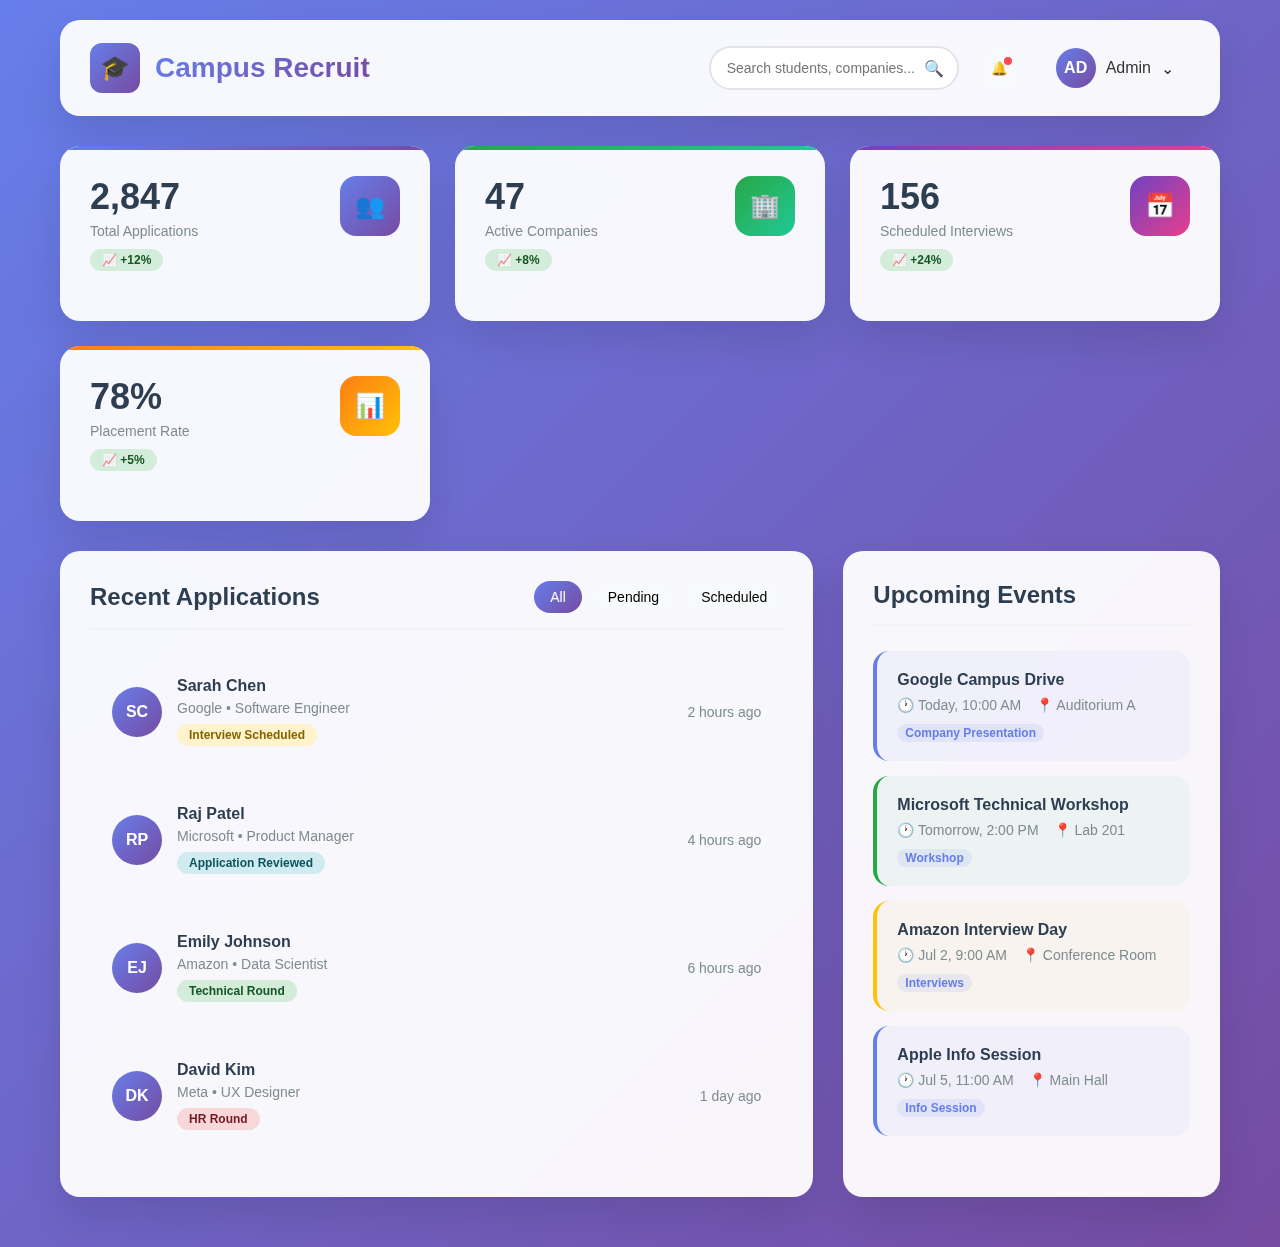
<file: dashboard.html>
<!DOCTYPE html>
<html lang="en">
<head>
    <meta charset="UTF-8">
    <meta name="viewport" content="width=device-width, initial-scale=1.0">
    <title>Campus Recruitment Dashboard</title>
    <style>
        * {
            margin: 0;
            padding: 0;
            box-sizing: border-box;
        }

        body {
            font-family: 'Segoe UI', Tahoma, Geneva, Verdana, sans-serif;
            background: linear-gradient(135deg, #667eea 0%, #764ba2 100%);
            min-height: 100vh;
            color: #333;
        }

        .container {
            max-width: 1400px;
            margin: 0 auto;
            padding: 20px;
        }

        .header {
            background: rgba(255, 255, 255, 0.95);
            backdrop-filter: blur(10px);
            border-radius: 20px;
            padding: 20px 30px;
            margin-bottom: 30px;
            box-shadow: 0 20px 40px rgba(0, 0, 0, 0.1);
            display: flex;
            justify-content: space-between;
            align-items: center;
            animation: slideDown 0.6s ease-out;
        }

        @keyframes slideDown {
            from {
                opacity: 0;
                transform: translateY(-30px);
            }
            to {
                opacity: 1;
                transform: translateY(0);
            }
        }

        .logo {
            display: flex;
            align-items: center;
            gap: 15px;
        }

        .logo-icon {
            width: 50px;
            height: 50px;
            background: linear-gradient(135deg, #667eea, #764ba2);
            border-radius: 12px;
            display: flex;
            align-items: center;
            justify-content: center;
            color: white;
            font-size: 24px;
            font-weight: bold;
        }

        .logo h1 {
            font-size: 28px;
            background: linear-gradient(135deg, #667eea, #764ba2);
            -webkit-background-clip: text;
            -webkit-text-fill-color: transparent;
            background-clip: text;
        }

        .header-actions {
            display: flex;
            align-items: center;
            gap: 20px;
        }

        .search-box {
            position: relative;
        }

        .search-box input {
            padding: 12px 40px 12px 16px;
            border: 2px solid #e1e5e9;
            border-radius: 25px;
            width: 250px;
            max-width: 100%;
            font-size: 14px;
            transition: all 0.3s ease;
        }

        .search-box input:focus {
            outline: none;
            border-color: #667eea;
            box-shadow: 0 0 0 3px rgba(102, 126, 234, 0.1);
        }

        .search-icon {
            position: absolute;
            right: 15px;
            top: 50%;
            transform: translateY(-50%);
            color: #666;
        }

        .notification-btn {
            position: relative;
            padding: 12px;
            background: #f8f9fa;
            border: none;
            border-radius: 12px;
            cursor: pointer;
            transition: all 0.3s ease;
        }

        .notification-btn:hover {
            background: #e9ecef;
            transform: translateY(-2px);
        }

        .notification-badge {
            position: absolute;
            top: 8px;
            right: 8px;
            width: 8px;
            height: 8px;
            background: #ff4757;
            border-radius: 50%;
        }

        .user-profile {
            display: flex;
            align-items: center;
            gap: 10px;
            cursor: pointer;
            padding: 8px 16px;
            border-radius: 25px;
            transition: all 0.3s ease;
        }

        .user-profile:hover {
            background: #f8f9fa;
        }

        .user-avatar {
            width: 40px;
            height: 40px;
            background: linear-gradient(135deg, #667eea, #764ba2);
            border-radius: 50%;
            display: flex;
            align-items: center;
            justify-content: center;
            color: white;
            font-weight: bold;
        }

        .stats-grid {
            display: grid;
            grid-template-columns: repeat(auto-fit, minmax(280px, 1fr));
            gap: 25px;
            margin-bottom: 30px;
        }

        @supports not (display: grid) {
            .stats-grid {
                display: flex;
                flex-wrap: wrap;
                gap: 25px;
            }
            
            .stat-card {
                flex: 1;
                min-width: 280px;
            }
        }

        .stat-card {
            background: rgba(255, 255, 255, 0.95);
            backdrop-filter: blur(10px);
            padding: 30px;
            border-radius: 20px;
            box-shadow: 0 20px 40px rgba(0, 0, 0, 0.1);
            transition: all 0.3s ease;
            animation: fadeInUp 0.6s ease-out;
            position: relative;
            overflow: hidden;
        }

        .stat-card::before {
            content: '';
            position: absolute;
            top: 0;
            left: 0;
            right: 0;
            height: 4px;
            background: var(--gradient);
        }

        .stat-card:hover {
            transform: translateY(-10px);
            box-shadow: 0 30px 60px rgba(0, 0, 0, 0.15);
        }

        @keyframes fadeInUp {
            from {
                opacity: 0;
                transform: translateY(30px);
            }
            to {
                opacity: 1;
                transform: translateY(0);
            }
        }

        .stat-header {
            display: flex;
            justify-content: space-between;
            align-items: flex-start;
            margin-bottom: 20px;
        }

        .stat-icon {
            width: 60px;
            height: 60px;
            border-radius: 16px;
            display: flex;
            align-items: center;
            justify-content: center;
            color: white;
            font-size: 24px;
            background: var(--gradient);
        }

        .stat-value {
            font-size: 36px;
            font-weight: bold;
            color: #2c3e50;
            margin-bottom: 5px;
        }

        .stat-label {
            color: #7f8c8d;
            font-size: 14px;
            margin-bottom: 10px;
        }

        .stat-change {
            display: inline-flex;
            align-items: center;
            gap: 5px;
            padding: 4px 12px;
            border-radius: 20px;
            font-size: 12px;
            font-weight: 600;
        }

        .stat-change.positive {
            background: #d4edda;
            color: #155724;
        }

        .stat-change.negative {
            background: #f8d7da;
            color: #721c24;
        }

        .main-content {
            display: grid;
            grid-template-columns: 2fr 1fr;
            gap: 30px;
            margin-bottom: 30px;
        }

        @supports not (display: grid) {
            .main-content {
                display: flex;
                flex-wrap: wrap;
                gap: 30px;
            }
            
            .main-content > .content-section:first-child {
                flex: 2;
                min-width: 300px;
            }
            
            .main-content > .content-section:last-child {
                flex: 1;
                min-width: 250px;
            }
        }

        .content-section {
            background: rgba(255, 255, 255, 0.95);
            backdrop-filter: blur(10px);
            border-radius: 20px;
            padding: 30px;
            box-shadow: 0 20px 40px rgba(0, 0, 0, 0.1);
            animation: fadeInUp 0.8s ease-out;
        }

        .section-header {
            display: flex;
            justify-content: space-between;
            align-items: center;
            margin-bottom: 25px;
            padding-bottom: 15px;
            border-bottom: 2px solid #f1f3f4;
        }

        .section-title {
            font-size: 24px;
            font-weight: bold;
            color: #2c3e50;
        }

        .filter-tabs {
            display: flex;
            gap: 10px;
        }

        .filter-tab {
            padding: 8px 16px;
            border: none;
            background: #f8f9fa;
            border-radius: 20px;
            cursor: pointer;
            font-size: 14px;
            transition: all 0.3s ease;
        }

        .filter-tab.active {
            background: linear-gradient(135deg, #667eea, #764ba2);
            color: white;
        }

        .application-item {
            display: flex;
            align-items: center;
            padding: 20px;
            border-radius: 16px;
            margin-bottom: 15px;
            transition: all 0.3s ease;
            border: 2px solid transparent;
        }

        .application-item:hover {
            background: #f8f9fa;
            border-color: #e9ecef;
            transform: translateX(5px);
        }

        .applicant-avatar {
            width: 50px;
            height: 50px;
            border-radius: 50%;
            background: linear-gradient(135deg, #667eea, #764ba2);
            display: flex;
            align-items: center;
            justify-content: center;
            color: white;
            font-weight: bold;
            margin-right: 15px;
        }

        .application-details {
            flex: 1;
        }

        .applicant-name {
            font-weight: bold;
            font-size: 16px;
            color: #2c3e50;
            margin-bottom: 5px;
        }

        .application-meta {
            color: #7f8c8d;
            font-size: 14px;
            margin-bottom: 8px;
        }

        .status-badge {
            display: inline-block;
            padding: 4px 12px;
            border-radius: 20px;
            font-size: 12px;
            font-weight: 600;
        }

        .status-scheduled {
            background: #fff3cd;
            color: #856404;
        }

        .status-reviewed {
            background: #d1ecf1;
            color: #0c5460;
        }

        .status-technical {
            background: #d4edda;
            color: #155724;
        }

        .status-hr {
            background: #f8d7da;
            color: #721c24;
        }

        .event-item {
            padding: 20px;
            border-radius: 16px;
            margin-bottom: 15px;
            border-left: 4px solid;
            transition: all 0.3s ease;
        }

        .event-item:hover {
            background: #f8f9fa;
            transform: translateX(5px);
        }

        .event-item.presentation {
            border-left-color: #667eea;
            background: rgba(102, 126, 234, 0.05);
        }

        .event-item.workshop {
            border-left-color: #28a745;
            background: rgba(40, 167, 69, 0.05);
        }

        .event-item.interview {
            border-left-color: #ffc107;
            background: rgba(255, 193, 7, 0.05);
        }

        .event-title {
            font-weight: bold;
            color: #2c3e50;
            margin-bottom: 8px;
        }

        .event-meta {
            color: #7f8c8d;
            font-size: 14px;
            display: flex;
            align-items: center;
            gap: 15px;
        }

        .event-type {
            background: rgba(102, 126, 234, 0.1);
            color: #667eea;
            padding: 2px 8px;
            border-radius: 12px;
            font-size: 12px;
            font-weight: 600;
        }

        /* Large Desktop */
        @media (max-width: 1400px) {
            .container {
                max-width: 1200px;
            }
        }

        /* Desktop */
        @media (max-width: 1200px) {
            .main-content {
                grid-template-columns: 1fr;
                gap: 25px;
            }
            
            .stats-grid {
                grid-template-columns: repeat(auto-fit, minmax(250px, 1fr));
            }
        }

        /* Tablet */
        @media (max-width: 768px) {
            .container {
                padding: 15px;
            }

            .header {
                flex-direction: column;
                gap: 20px;
                padding: 20px;
            }

            .logo {
                justify-content: center;
            }

            .header-actions {
                width: 100%;
                justify-content: space-between;
                flex-wrap: wrap;
                gap: 15px;
            }

            .search-box {
                order: 3;
                width: 100%;
            }

            .search-box input {
                width: 100%;
                max-width: none;
            }

            .stats-grid {
                grid-template-columns: repeat(auto-fit, minmax(220px, 1fr));
                gap: 20px;
            }

            .stat-card {
                padding: 25px 20px;
            }

            .stat-value {
                font-size: 32px;
            }

            .content-section {
                padding: 25px 20px;
            }

            .section-header {
                flex-direction: column;
                gap: 15px;
                align-items: stretch;
            }

            .filter-tabs {
                justify-content: flex-start;
                flex-wrap: wrap;
                gap: 8px;
            }

            .filter-tab {
                flex: 1;
                min-width: 80px;
                text-align: center;
            }

            .application-item {
                padding: 15px;
                flex-wrap: wrap;
            }

            .application-details {
                min-width: 200px;
            }
        }

        /* Mobile Large */
        @media (max-width: 600px) {
            .stats-grid {
                grid-template-columns: 1fr;
            }

            .stat-card {
                padding: 20px;
            }

            .stat-header {
                flex-direction: row;
                align-items: center;
            }

            .stat-icon {
                width: 50px;
                height: 50px;
                font-size: 20px;
            }

            .stat-value {
                font-size: 28px;
            }

            .main-content {
                gap: 20px;
            }

            .content-section {
                padding: 20px 15px;
            }

            .section-title {
                font-size: 20px;
            }

            .application-item {
                flex-direction: column;
                text-align: center;
                gap: 15px;
                align-items: center;
            }

            .applicant-avatar {
                margin-right: 0;
            }

            .application-details {
                min-width: auto;
                width: 100%;
            }

            .event-item {
                padding: 15px;
            }

            .event-meta {
                flex-direction: column;
                align-items: flex-start;
                gap: 8px;
            }
        }

        /* Mobile Small */
        @media (max-width: 480px) {
            .container {
                padding: 10px;
            }

            .header {
                padding: 15px;
                border-radius: 15px;
            }

            .logo h1 {
                font-size: 24px;
            }

            .logo-icon {
                width: 40px;
                height: 40px;
                font-size: 20px;
            }

            .header-actions {
                gap: 10px;
            }

            .user-profile span:last-child {
                display: none;
            }

            .stats-grid {
                gap: 15px;
            }

            .stat-card {
                padding: 15px;
                border-radius: 15px;
            }

            .stat-header {
                margin-bottom: 15px;
            }

            .stat-value {
                font-size: 24px;
            }

            .stat-icon {
                width: 40px;
                height: 40px;
                font-size: 18px;
            }

            .content-section {
                padding: 15px;
                border-radius: 15px;
            }

            .section-title {
                font-size: 18px;
            }

            .filter-tabs {
                grid-template-columns: repeat(3, 1fr);
                display: grid;
                gap: 5px;
            }

            .filter-tab {
                padding: 6px 12px;
                font-size: 12px;
                min-width: auto;
            }

            .application-item {
                padding: 12px;
                border-radius: 12px;
                margin-bottom: 10px;
            }

            .applicant-avatar {
                width: 40px;
                height: 40px;
                font-size: 14px;
            }

            .applicant-name {
                font-size: 14px;
            }

            .application-meta {
                font-size: 12px;
            }

            .status-badge {
                font-size: 10px;
                padding: 3px 8px;
            }

            .event-item {
                padding: 12px;
                border-radius: 12px;
                margin-bottom: 10px;
            }

            .event-title {
                font-size: 14px;
            }

            .event-meta {
                font-size: 12px;
            }

            .event-type {
                font-size: 10px;
                padding: 2px 6px;
            }
        }

        /* Mobile Extra Small */
        @media (max-width: 360px) {
            .header {
                padding: 12px;
            }

            .logo h1 {
                font-size: 20px;
            }

            .search-box input {
                font-size: 14px;
                padding: 10px 35px 10px 12px;
            }

            .stat-value {
                font-size: 20px;
            }

            .section-title {
                font-size: 16px;
            }

            .application-item,
            .event-item {
                padding: 10px;
            }
        }
    </style>
</head>
<body>
    <div class="container">
        <!-- Header -->
        <header class="header">
            <div class="logo">
                <div class="logo-icon">🎓</div>
                <h1>Campus Recruit</h1>
            </div>
            <div class="header-actions">
                <div class="search-box">
                    <input type="text" placeholder="Search students, companies...">
                    <span class="search-icon">🔍</span>
                </div>
                <button class="notification-btn">
                    🔔
                    <div class="notification-badge"></div>
                </button>
                <div class="user-profile">
                    <div class="user-avatar">AD</div>
                    <span>Admin</span>
                    <span>⌄</span>
                </div>
            </div>
        </header>

        <!-- Statistics -->
        <div class="stats-grid">
            <div class="stat-card" style="--gradient: linear-gradient(135deg, #667eea, #764ba2)">
                <div class="stat-header">
                    <div>
                        <div class="stat-value">2,847</div>
                        <div class="stat-label">Total Applications</div>
                        <div class="stat-change positive">📈 +12%</div>
                    </div>
                    <div class="stat-icon">👥</div>
                </div>
            </div>
            
            <div class="stat-card" style="--gradient: linear-gradient(135deg, #28a745, #20c997)">
                <div class="stat-header">
                    <div>
                        <div class="stat-value">47</div>
                        <div class="stat-label">Active Companies</div>
                        <div class="stat-change positive">📈 +8%</div>
                    </div>
                    <div class="stat-icon">🏢</div>
                </div>
            </div>
            
            <div class="stat-card" style="--gradient: linear-gradient(135deg, #6f42c1, #e83e8c)">
                <div class="stat-header">
                    <div>
                        <div class="stat-value">156</div>
                        <div class="stat-label">Scheduled Interviews</div>
                        <div class="stat-change positive">📈 +24%</div>
                    </div>
                    <div class="stat-icon">📅</div>
                </div>
            </div>
            
            <div class="stat-card" style="--gradient: linear-gradient(135deg, #fd7e14, #ffc107)">
                <div class="stat-header">
                    <div>
                        <div class="stat-value">78%</div>
                        <div class="stat-label">Placement Rate</div>
                        <div class="stat-change positive">📈 +5%</div>
                    </div>
                    <div class="stat-icon">📊</div>
                </div>
            </div>
        </div>

        <!-- Main Content -->
        <div class="main-content">
            <!-- Recent Applications -->
            <div class="content-section">
                <div class="section-header">
                    <h2 class="section-title">Recent Applications</h2>
                    <div class="filter-tabs">
                        <button class="filter-tab active" onclick="setActiveTab(this, 'all')">All</button>
                        <button class="filter-tab" onclick="setActiveTab(this, 'pending')">Pending</button>
                        <button class="filter-tab" onclick="setActiveTab(this, 'scheduled')">Scheduled</button>
                    </div>
                </div>
                
                <div class="applications-list">
                    <div class="application-item">
                        <div class="applicant-avatar">SC</div>
                        <div class="application-details">
                            <div class="applicant-name">Sarah Chen</div>
                            <div class="application-meta">Google • Software Engineer</div>
                            <span class="status-badge status-scheduled">Interview Scheduled</span>
                        </div>
                        <div style="color: #7f8c8d; font-size: 14px;">2 hours ago</div>
                    </div>
                    
                    <div class="application-item">
                        <div class="applicant-avatar">RP</div>
                        <div class="application-details">
                            <div class="applicant-name">Raj Patel</div>
                            <div class="application-meta">Microsoft • Product Manager</div>
                            <span class="status-badge status-reviewed">Application Reviewed</span>
                        </div>
                        <div style="color: #7f8c8d; font-size: 14px;">4 hours ago</div>
                    </div>
                    
                    <div class="application-item">
                        <div class="applicant-avatar">EJ</div>
                        <div class="application-details">
                            <div class="applicant-name">Emily Johnson</div>
                            <div class="application-meta">Amazon • Data Scientist</div>
                            <span class="status-badge status-technical">Technical Round</span>
                        </div>
                        <div style="color: #7f8c8d; font-size: 14px;">6 hours ago</div>
                    </div>
                    
                    <div class="application-item">
                        <div class="applicant-avatar">DK</div>
                        <div class="application-details">
                            <div class="applicant-name">David Kim</div>
                            <div class="application-meta">Meta • UX Designer</div>
                            <span class="status-badge status-hr">HR Round</span>
                        </div>
                        <div style="color: #7f8c8d; font-size: 14px;">1 day ago</div>
                    </div>
                </div>
            </div>

            <!-- Upcoming Events -->
            <div class="content-section">
                <div class="section-header">
                    <h2 class="section-title">Upcoming Events</h2>
                </div>
                
                <div class="events-list">
                    <div class="event-item presentation">
                        <div class="event-title">Google Campus Drive</div>
                        <div class="event-meta">
                            <span>🕐 Today, 10:00 AM</span>
                            <span>📍 Auditorium A</span>
                        </div>
                        <div style="margin-top: 10px;">
                            <span class="event-type">Company Presentation</span>
                        </div>
                    </div>
                    
                    <div class="event-item workshop">
                        <div class="event-title">Microsoft Technical Workshop</div>
                        <div class="event-meta">
                            <span>🕐 Tomorrow, 2:00 PM</span>
                            <span>📍 Lab 201</span>
                        </div>
                        <div style="margin-top: 10px;">
                            <span class="event-type">Workshop</span>
                        </div>
                    </div>
                    
                    <div class="event-item interview">
                        <div class="event-title">Amazon Interview Day</div>
                        <div class="event-meta">
                            <span>🕐 Jul 2, 9:00 AM</span>
                            <span>📍 Conference Room</span>
                        </div>
                        <div style="margin-top: 10px;">
                            <span class="event-type">Interviews</span>
                        </div>
                    </div>
                    
                    <div class="event-item presentation">
                        <div class="event-title">Apple Info Session</div>
                        <div class="event-meta">
                            <span>🕐 Jul 5, 11:00 AM</span>
                            <span>📍 Main Hall</span>
                        </div>
                        <div style="margin-top: 10px;">
                            <span class="event-type">Info Session</span>
                        </div>
                    </div>
                </div>
            </div>
        </div>
    </div>

    <script>
        function setActiveTab(element, filter) {
            // Remove active class from all tabs
            document.querySelectorAll('.filter-tab').forEach(tab => {
                tab.classList.remove('active');
            });
            
            // Add active class to clicked tab
            element.classList.add('active');
            
            // Add animation to applications
            const applications = document.querySelectorAll('.application-item');
            applications.forEach((app, index) => {
                app.style.animation = 'none';
                setTimeout(() => {
                    app.style.animation = `fadeInUp 0.3s ease-out ${index * 0.1}s both`;
                }, 10);
            });
        }

        // Add scroll animations
        const observerOptions = {
            threshold: 0.1,
            rootMargin: '0px 0px -50px 0px'
        };

        const observer = new IntersectionObserver((entries) => {
            entries.forEach(entry => {
                if (entry.isIntersecting) {
                    entry.target.style.opacity = '1';
                    entry.target.style.transform = 'translateY(0)';
                }
            });
        }, observerOptions);

        document.querySelectorAll('.stat-card, .content-section').forEach(el => {
            el.style.opacity = '0';
            el.style.transform = 'translateY(30px)';
            el.style.transition = 'all 0.6s ease-out';
            observer.observe(el);
        });

        // Add search functionality
        document.querySelector('.search-box input').addEventListener('input', function(e) {
            const searchTerm = e.target.value.toLowerCase();
            const applications = document.querySelectorAll('.application-item');
            
            applications.forEach(app => {
                const name = app.querySelector('.applicant-name').textContent.toLowerCase();
                const company = app.querySelector('.application-meta').textContent.toLowerCase();
                
                if (name.includes(searchTerm) || company.includes(searchTerm)) {
                    app.style.display = 'flex';
                } else {
                    app.style.display = 'none';
                }
            });
        });

        // Add notification click handler
        document.querySelector('.notification-btn').addEventListener('click', function() {
            alert('You have 3 new notifications:\n• New application from Alex Rodriguez\n• Interview scheduled for tomorrow\n• Company profile updated');
        });
    </script>
</body>
</html>
</file>
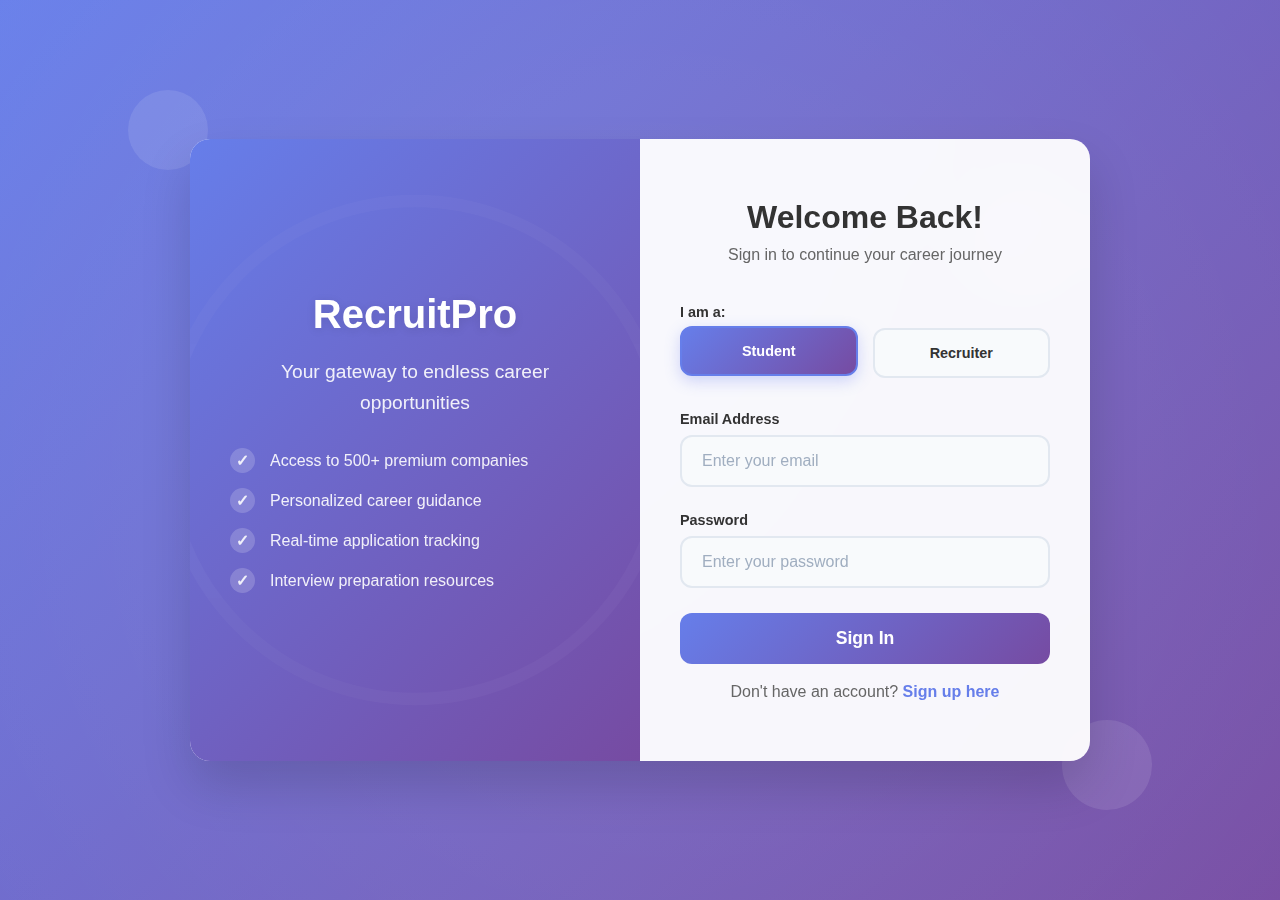
<file: login.html>
<!DOCTYPE html>
<html lang="en">
<head>
    <meta charset="UTF-8">
    <meta name="viewport" content="width=device-width, initial-scale=1.0">
    <title>Login | Campus Recruitment Portal</title>
    <style>
        * {
            margin: 0;
            padding: 0;
            box-sizing: border-box;
        }

        body {
            font-family: 'Inter', -apple-system, BlinkMacSystemFont, sans-serif;
            background: linear-gradient(135deg, #667eea 0%, #764ba2 100%);
            min-height: 100vh;
            display: flex;
            align-items: center;
            justify-content: center;
            padding: 20px;
            position: relative;
            overflow-y:auto;
        }

        /* Animated background elements */
        .bg-animation {
            position: absolute;
            top: 0;
            left: 0;
            width: 100%;
            height: 100%;
            overflow: hidden;
            z-index: 1;
        }

        .bg-animation::before {
            content: '';
            position: absolute;
            top: -50%;
            left: -50%;
            width: 200%;
            height: 200%;
            background: radial-gradient(circle, rgba(255,255,255,0.1) 0%, transparent 70%);
            animation: rotate 20s linear infinite;
        }

        .floating-shapes {
            position: absolute;
            width: 100px;
            height: 100px;
            border-radius: 50%;
            background: rgba(255,255,255,0.1);
            animation: float 6s ease-in-out infinite;
        }

        .floating-shapes:nth-child(1) {
            top: 10%;
            left: 10%;
            animation-delay: 0s;
            width: 80px;
            height: 80px;
        }

        .floating-shapes:nth-child(2) {
            top: 20%;
            right: 15%;
            animation-delay: 2s;
            width: 120px;
            height: 120px;
        }

        .floating-shapes:nth-child(3) {
            bottom: 30%;
            left: 20%;
            animation-delay: 4s;
            width: 60px;
            height: 60px;
        }

        .floating-shapes:nth-child(4) {
            bottom: 10%;
            right: 10%;
            animation-delay: 1s;
            width: 90px;
            height: 90px;
        }

        @keyframes rotate {
            0% { transform: rotate(0deg); }
            100% { transform: rotate(360deg); }
        }

        @keyframes float {
            0%, 100% { transform: translateY(0px); }
            50% { transform: translateY(-20px); }
        }

        /* Login container */
        .login-container {
            background: rgba(255, 255, 255, 0.95);
            backdrop-filter: blur(20px);
            border-radius: 20px;
            box-shadow: 0 25px 50px rgba(0, 0, 0, 0.15);
            overflow: hidden;
            max-width: 900px;
            width: 100%;
            display: grid;
            grid-template-columns: 1fr 1fr;
            position: relative;
            z-index: 10;
            animation: slideIn 0.8s ease-out;
        }

        @keyframes slideIn {
            from {
                opacity: 0;
                transform: translateY(50px);
            }
            to {
                opacity: 1;
                transform: translateY(0);
            }
        }

        /* Left side - Branding */
        .login-brand {
            background: linear-gradient(135deg, #667eea 0%, #764ba2 100%);
            padding: 60px 40px;
            display: flex;
            flex-direction: column;
            justify-content: center;
            align-items: center;
            text-align: center;
            color: white;
            position: relative;
            overflow: hidden;
        }

        .login-brand::before {
            content: '';
            position: absolute;
            top: 0;
            left: 0;
            right: 0;
            bottom: 0;
            background: url('data:image/svg+xml,<svg xmlns="http://www.w3.org/2000/svg" viewBox="0 0 100 100"><circle cx="50" cy="50" r="40" fill="none" stroke="rgba(255,255,255,0.1)" stroke-width="2"/></svg>') center/cover;
            opacity: 0.3;
        }

        .brand-content {
            position: relative;
            z-index: 2;
        }

        .logo {
            font-size: 2.5rem;
            font-weight: 900;
            margin-bottom: 20px;
            text-shadow: 0 2px 10px rgba(0,0,0,0.1);
        }

        .brand-tagline {
            font-size: 1.2rem;
            opacity: 0.9;
            margin-bottom: 30px;
            line-height: 1.6;
        }

        .brand-features {
            list-style: none;
            text-align: left;
        }

        .brand-features li {
            margin-bottom: 15px;
            display: flex;
            align-items: center;
            font-size: 1rem;
            opacity: 0.9;
        }

        .brand-features li::before {
            content: '✓';
            background: rgba(255,255,255,0.2);
            border-radius: 50%;
            width: 25px;
            height: 25px;
            display: flex;
            align-items: center;
            justify-content: center;
            margin-right: 15px;
            font-weight: bold;
        }

        /* Right side - Login form */
        .login-form-container {
            padding: 60px 40px;
            display: flex;
            flex-direction: column;
            justify-content: center;
        }

        .form-header {
            text-align: center;
            margin-bottom: 40px;
        }

        .form-header h2 {
            font-size: 2rem;
            font-weight: 700;
            color: #333;
            margin-bottom: 10px;
        }

        .form-header p {
            color: #666;
            font-size: 1rem;
        }

        .login-form {
            width: 100%;
        }

        .form-group {
            margin-bottom: 25px;
            position: relative;
        }

        .form-group label {
            display: block;
            font-weight: 600;
            color: #333;
            margin-bottom: 8px;
            font-size: 0.9rem;
        }

        .form-group input {
            width: 100%;
            padding: 15px 20px;
            border: 2px solid #e2e8f0;
            border-radius: 12px;
            font-size: 1rem;
            transition: all 0.3s ease;
            background: #f8fafc;
        }

        .form-group input:focus {
            outline: none;
            border-color: #667eea;
            background: white;
            box-shadow: 0 0 0 3px rgba(102, 126, 234, 0.1);
        }

        .form-group input::placeholder {
            color: #a0aec0;
        }

        .user-type-selection {
            display: grid;
            grid-template-columns: 1fr 1fr;
            gap: 15px;
            margin-bottom: 25px;
        }

        .user-type-option {
            position: relative;
        }

        .user-type-option input[type="radio"] {
            position: absolute;
            opacity: 0;
            width: 0;
            height: 0;
        }

        .user-type-label {
            display: block;
            padding: 15px 20px;
            border: 2px solid #e2e8f0;
            border-radius: 12px;
            text-align: center;
            cursor: pointer;
            transition: all 0.3s ease;
            font-weight: 600;
            background: #f8fafc;
        }

        .user-type-option input[type="radio"]:checked + .user-type-label {
            border-color: #667eea;
            background: linear-gradient(135deg, #667eea 0%, #764ba2 100%);
            color: white;
            transform: translateY(-2px);
            box-shadow: 0 5px 15px rgba(102, 126, 234, 0.3);
        }

        .forgot-password {
            text-align: right;
            margin-bottom: 25px;
        }

        .forgot-password a {
            color: #667eea;
            text-decoration: none;
            font-size: 0.9rem;
            font-weight: 500;
            transition: color 0.3s ease;
        }

        .forgot-password a:hover {
            color: #764ba2;
        }

        .login-btn {
            width: 100%;
            padding: 15px;
            background: linear-gradient(135deg, #667eea 0%, #764ba2 100%);
            color: white;
            border: none;
            border-radius: 12px;
            font-size: 1.1rem;
            font-weight: 600;
            cursor: pointer;
            transition: all 0.3s ease;
            position: relative;
            overflow: hidden;
        }

        .login-btn::before {
            content: '';
            position: absolute;
            top: 0;
            left: -100%;
            width: 100%;
            height: 100%;
            background: linear-gradient(90deg, transparent, rgba(255,255,255,0.2), transparent);
            transition: left 0.5s ease;
        }

        .login-btn:hover {
            transform: translateY(-2px);
            box-shadow: 0 10px 25px rgba(102, 126, 234, 0.3);
        }

        .login-btn:hover::before {
            left: 100%;
        }

        .divider {
            text-align: center;
            margin: 30px 0;
            position: relative;
            color: #666;
        }

        .divider::before {
            content: '';
            position: absolute;
            top: 50%;
            left: 0;
            right: 0;
            height: 1px;
            background: #e2e8f0;
        }

        .divider span {
            background: white;
            padding: 0 20px;
            position: relative;
            z-index: 1;
        }

        .social-login {
            display: grid;
            grid-template-columns: 1fr 1fr;
            gap: 15px;
            margin-bottom: 30px;
        }

        .social-btn {
            padding: 12px;
            border: 2px solid #e2e8f0;
            border-radius: 12px;
            background: white;
            cursor: pointer;
            transition: all 0.3s ease;
            display: flex;
            align-items: center;
            justify-content: center;
            font-weight: 500;
            text-decoration: none;
            color: #333;
        }

        .social-btn:hover {
            border-color: #667eea;
            transform: translateY(-2px);
            box-shadow: 0 5px 15px rgba(0,0,0,0.1);
        }

        .signup-link {
            margin-top: 5%;
            text-align: center;
            color: #666;
        }

        .signup-link a {
            color: #667eea;
            text-decoration: none;
            font-weight: 600;
            transition: color 0.3s ease;
        }

        .signup-link a:hover {
            color: #764ba2;
        }

        /* Error message styling */
        .error-message {
            background: #fee;
            border: 1px solid #fcc;
            color: #c33;
            padding: 10px 15px;
            border-radius: 8px;
            margin-bottom: 20px;
            font-size: 0.9rem;
            display: none;
        }

        /* Success message styling */
        .success-message {
            background: #efe;
            border: 1px solid #cfc;
            color: #363;
            padding: 10px 15px;
            border-radius: 8px;
            margin-bottom: 20px;
            font-size: 0.9rem;
            display: none;
        }

        /* Responsive design */
        @media (max-width: 768px) {
            .login-container {
                grid-template-columns: 1fr;
                max-width: 400px;
            }

            .login-brand {
                padding: 40px 30px;
            }

            .login-form-container {
                padding: 40px 30px;
            }

            .logo {
                font-size: 2rem;
            }

            .brand-tagline {
                font-size: 1rem;
            }

            .form-header h2 {
                font-size: 1.5rem;
            }

            .social-login {
                grid-template-columns: 1fr;
            }

            .user-type-selection {
                grid-template-columns: 1fr;
            }
        }

        @media (max-width: 480px) {
            body {
                padding: 10px;
            }

            .login-brand {
                padding: 30px 20px;
            }

            .login-form-container {
                padding: 30px 20px;
            }

            .form-group input,
            .login-btn {
                padding: 12px 15px;
            }
        }

        /* Loading animation */
        .loading {
            position: relative;
            pointer-events: none;
        }

        .loading::after {
            content: '';
            position: absolute;
            top: 50%;
            left: 50%;
            width: 20px;
            height: 20px;
            border: 2px solid rgba(255,255,255,0.3);
            border-top: 2px solid white;
            border-radius: 50%;
            animation: spin 1s linear infinite;
            transform: translate(-50%, -50%);
        }

        @keyframes spin {
            0% { transform: translate(-50%, -50%) rotate(0deg); }
            100% { transform: translate(-50%, -50%) rotate(360deg); }
        }
    </style>
</head>
<body>
    <div class="bg-animation">
        <div class="floating-shapes"></div>
        <div class="floating-shapes"></div>
        <div class="floating-shapes"></div>
        <div class="floating-shapes"></div>
    </div>

    <div class="login-container">
        <div class="login-brand">
            <div class="brand-content">
                <div class="logo">RecruitPro</div>
                <p class="brand-tagline">Your gateway to endless career opportunities</p>
                <ul class="brand-features">
                    <li>Access to 500+ premium companies</li>
                    <li>Personalized career guidance</li>
                    <li>Real-time application tracking</li>
                    <li>Interview preparation resources</li>
                </ul>
            </div>
        </div>

        <div class="login-form-container">
            <div class="form-header">
                <h2>Welcome Back!</h2>
                <p>Sign in to continue your career journey</p>
            </div>

            <div class="error-message" id="errorMessage"></div>
            <div class="success-message" id="successMessage"></div>

            <form class="login-form" id="loginForm">
                <div class="form-group">
                    <label for="userType">I am a:</label>
                    <div class="user-type-selection">
                        <div class="user-type-option">
                            <input type="radio" id="student" name="userType" value="student" checked>
                            <label for="student" class="user-type-label">Student</label>
                        </div>
                        <div class="user-type-option">
                            <input type="radio" id="recruiter" name="userType" value="recruiter">
                            <label for="recruiter" class="user-type-label">Recruiter</label>
                        </div>
                    </div>
                </div>

                <div class="form-group">
                    <label for="email">Email Address</label>
                    <input type="email" id="email" name="email" placeholder="Enter your email" required>
                </div>

                <div class="form-group">
                    <label for="password">Password</label>
                    <input type="password" id="password" name="password" placeholder="Enter your password" required>
                </div>

                

                <button type="submit" class="login-btn" id="loginBtn">
                    Sign In
                </button>
            </form>

            <div class="signup-link">
                Don't have an account? <a href="register.html" id="signupLink">Sign up here</a>
            </div>
        </div>
    </div>

    <script>
        // DOM elements
        const loginForm = document.getElementById('loginForm');
        const loginBtn = document.getElementById('loginBtn');
        const errorMessage = document.getElementById('errorMessage');
        const successMessage = document.getElementById('successMessage');
        const forgotPasswordLink = document.getElementById('forgotPasswordLink');
        const signupLink = document.getElementById('signupLink');
        const googleLogin = document.getElementById('googleLogin');
        const linkedinLogin = document.getElementById('linkedinLogin');


        // Form submission handler
        loginForm.addEventListener('submit', async (e) => {
            e.preventDefault();
            
            const formData = new FormData(loginForm);
            const userType = formData.get('userType');
            const email = formData.get('email');
            const password = formData.get('password');

            // Show loading state
            loginBtn.classList.add('loading');
            loginBtn.textContent = '';
            hideMessages();
            
            const typedUserType = localStorage.getItem("campus-userType")
            const typedEmail = localStorage.getItem("campus-email")
            const typedPassword = localStorage.getItem("campus-password")
            if(userType != typedUserType || email != typedEmail || password != typedPassword){
                showError("Invalid Credentials");
                loginBtn.classList.remove('loading');
                loginBtn.textContent = 'Sign In';
                return;
            }

            await new Promise(resolve => setTimeout(resolve, 1500));

            showSuccess("Login Successfull")
            setTimeout(()=>{
                window.location.href = 'dashboard.html'
            },2000)
            // Reset button state
            loginBtn.classList.remove('loading');
            loginBtn.textContent = 'Sign In';
        });

        // Authentication function
        function authenticateUser(userType, email, password) {
            const credentials = demoCredentials[userType];
            return credentials && credentials.email === email && credentials.password === password;
        }

        // Show error message
        function showError(message) {
            errorMessage.textContent = message;
            errorMessage.style.display = 'block';
            successMessage.style.display = 'none';
        }

        // Show success message
        function showSuccess(message) {
            successMessage.textContent = message;
            successMessage.style.display = 'block';
            errorMessage.style.display = 'none';
        }

        // Hide messages
        function hideMessages() {
            errorMessage.style.display = 'none';
            successMessage.style.display = 'none';
        }

        // Signup link handler
        signupLink.addEventListener('click', (e) => {
            e.preventDefault();
            // In a real app, redirect to signup page
            window.location.href = '/signup.html';
        });

        // Input validation and real-time feedback
        const inputs = document.querySelectorAll('input[type="email"], input[type="password"]');
        inputs.forEach(input => {
            input.addEventListener('blur', validateInput);
            input.addEventListener('input', clearValidation);
        });

        function validateInput(e) {
            const input = e.target;
            const value = input.value.trim();

            if (input.type === 'email' && value) {
                const emailRegex = /^[^\s@]+@[^\s@]+\.[^\s@]+$/;
                if (!emailRegex.test(value)) {
                    input.style.borderColor = '#e53e3e';
                    showError('Please enter a valid email address.');
                } else {
                    input.style.borderColor = '#38a169';
                    hideMessages();
                }
            }

            if (input.type === 'password' && value) {
                if (value.length < 6) {
                    input.style.borderColor = '#e53e3e';
                    showError('Password must be at least 6 characters long.');
                } else {
                    input.style.borderColor = '#38a169';
                    hideMessages();
                }
            }
        }

        function clearValidation(e) {
            const input = e.target;
            input.style.borderColor = '#e2e8f0';
            hideMessages();
        }

        // Auto-fill demo credentials on page load
        window.addEventListener('load', () => {
            const userType = document.querySelector('input[name="userType"]:checked').value;
            const credentials = demoCredentials[userType];
            
            setTimeout(() => {
                document.getElementById('email').value = credentials.email;
                document.getElementById('password').value = credentials.password;
                showSuccess('Demo credentials loaded! Click "Sign In" to continue.');
            }, 1000);
        });

        // Update demo credentials when user type changes
        document.querySelectorAll('input[name="userType"]').forEach(radio => {
            radio.addEventListener('change', (e) => {
                const userType = e.target.value;
                const credentials = demoCredentials[userType];
                document.getElementById('email').value = credentials.email;
                document.getElementById('password').value = credentials.password;
                showSuccess(`${userType.charAt(0).toUpperCase() + userType.slice(1)} demo credentials loaded!`);
            });
        });

        // Keyboard shortcuts
        document.addEventListener('keydown', (e) => {
            // Alt + Enter to submit form
            if (e.altKey && e.key === 'Enter') {
                loginForm.dispatchEvent(new Event('submit'));
            }
            
            // Escape to clear messages
            if (e.key === 'Escape') {
                hideMessages();
            }
        });

        // Add smooth transitions to form elements
        document.querySelectorAll('.form-group input').forEach(input => {
            input.addEventListener('focus', () => {
                input.parentElement.style.transform = 'scale(1.02)';
            });
            
            input.addEventListener('blur', () => {
                input.parentElement.style.transform = 'scale(1)';
            });
        });
    </script>
</body>
</html>
</file>
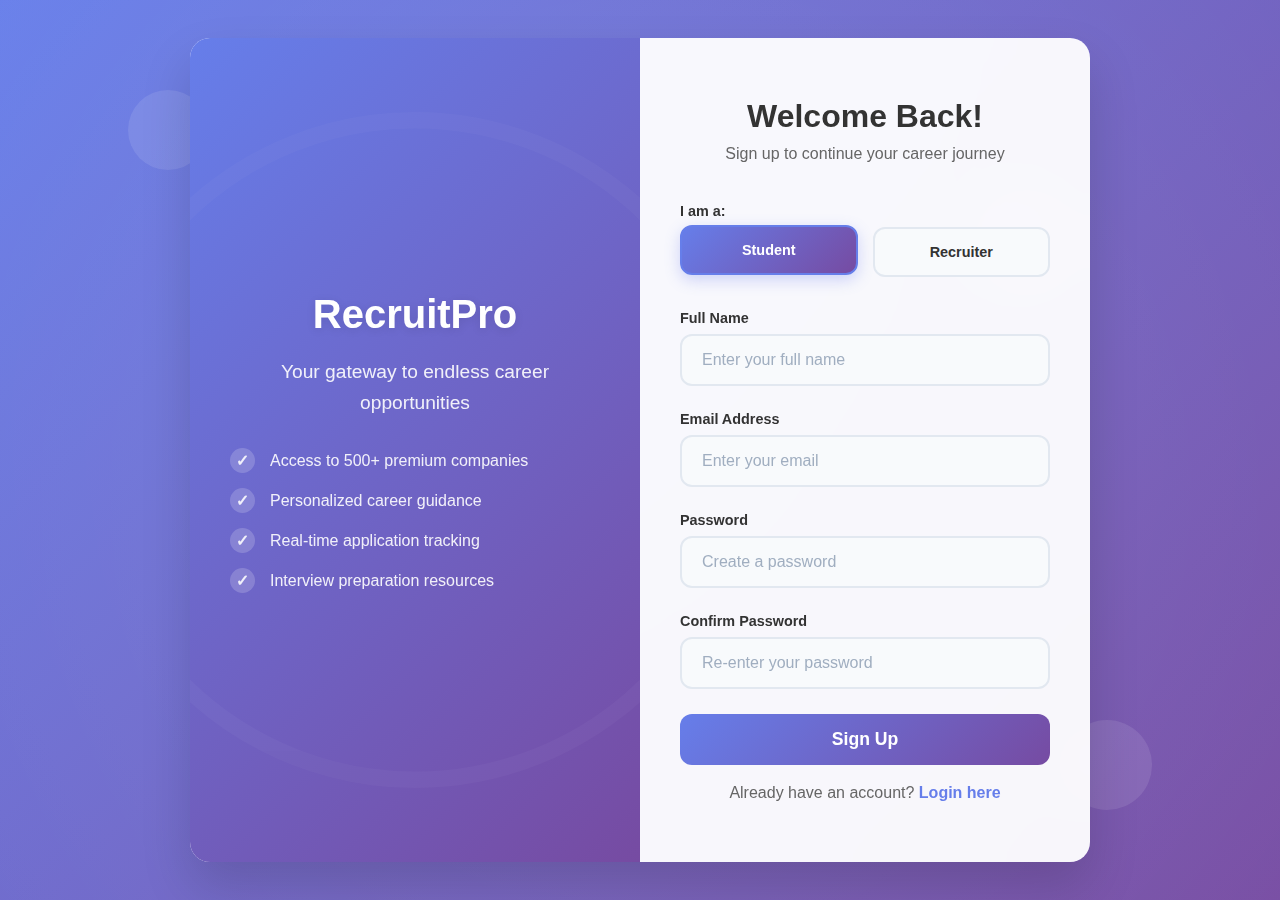
<file: register.html>
<!DOCTYPE html>
<html lang="en">
<head>
    <meta charset="UTF-8">
    <meta name="viewport" content="width=device-width, initial-scale=1.0">
    <title>Login | Campus Recruitment Portal</title>
    <style>
        * {
            margin: 0;
            padding: 0;
            box-sizing: border-box;
        }

        body {
            font-family: 'Inter', -apple-system, BlinkMacSystemFont, sans-serif;
            background: linear-gradient(135deg, #667eea 0%, #764ba2 100%);
            min-height: 100vh;
            display: flex;
            align-items: center;
            justify-content: center;
            padding: 20px;
            position: relative;
            overflow-y:auto;
        }

        /* Animated background elements */
        .bg-animation {
            position: absolute;
            top: 0;
            left: 0;
            width: 100%;
            height: 100%;
            overflow: hidden;
            z-index: 1;
        }

        .bg-animation::before {
            content: '';
            position: absolute;
            top: -50%;
            left: -50%;
            width: 200%;
            height: 200%;
            background: radial-gradient(circle, rgba(255,255,255,0.1) 0%, transparent 70%);
            animation: rotate 20s linear infinite;
        }

        .floating-shapes {
            position: absolute;
            width: 100px;
            height: 100px;
            border-radius: 50%;
            background: rgba(255,255,255,0.1);
            animation: float 6s ease-in-out infinite;
        }

        .floating-shapes:nth-child(1) {
            top: 10%;
            left: 10%;
            animation-delay: 0s;
            width: 80px;
            height: 80px;
        }

        .floating-shapes:nth-child(2) {
            top: 20%;
            right: 15%;
            animation-delay: 2s;
            width: 120px;
            height: 120px;
        }

        .floating-shapes:nth-child(3) {
            bottom: 30%;
            left: 20%;
            animation-delay: 4s;
            width: 60px;
            height: 60px;
        }

        .floating-shapes:nth-child(4) {
            bottom: 10%;
            right: 10%;
            animation-delay: 1s;
            width: 90px;
            height: 90px;
        }

        @keyframes rotate {
            0% { transform: rotate(0deg); }
            100% { transform: rotate(360deg); }
        }

        @keyframes float {
            0%, 100% { transform: translateY(0px); }
            50% { transform: translateY(-20px); }
        }

        /* Login container */
        .login-container {
            background: rgba(255, 255, 255, 0.95);
            backdrop-filter: blur(20px);
            border-radius: 20px;
            box-shadow: 0 25px 50px rgba(0, 0, 0, 0.15);
            overflow: hidden;
            max-width: 900px;
            width: 100%;
            display: grid;
            grid-template-columns: 1fr 1fr;
            position: relative;
            z-index: 10;
            animation: slideIn 0.8s ease-out;
        }

        @keyframes slideIn {
            from {
                opacity: 0;
                transform: translateY(50px);
            }
            to {
                opacity: 1;
                transform: translateY(0);
            }
        }

        /* Left side - Branding */
        .login-brand {
            background: linear-gradient(135deg, #667eea 0%, #764ba2 100%);
            padding: 60px 40px;
            display: flex;
            flex-direction: column;
            justify-content: center;
            align-items: center;
            text-align: center;
            color: white;
            position: relative;
            overflow: hidden;
        }

        .login-brand::before {
            content: '';
            position: absolute;
            top: 0;
            left: 0;
            right: 0;
            bottom: 0;
            background: url('data:image/svg+xml,<svg xmlns="http://www.w3.org/2000/svg" viewBox="0 0 100 100"><circle cx="50" cy="50" r="40" fill="none" stroke="rgba(255,255,255,0.1)" stroke-width="2"/></svg>') center/cover;
            opacity: 0.3;
        }

        .brand-content {
            position: relative;
            z-index: 2;
        }

        .logo {
            font-size: 2.5rem;
            font-weight: 900;
            margin-bottom: 20px;
            text-shadow: 0 2px 10px rgba(0,0,0,0.1);
        }

        .brand-tagline {
            font-size: 1.2rem;
            opacity: 0.9;
            margin-bottom: 30px;
            line-height: 1.6;
        }

        .brand-features {
            list-style: none;
            text-align: left;
        }

        .brand-features li {
            margin-bottom: 15px;
            display: flex;
            align-items: center;
            font-size: 1rem;
            opacity: 0.9;
        }

        .brand-features li::before {
            content: '✓';
            background: rgba(255,255,255,0.2);
            border-radius: 50%;
            width: 25px;
            height: 25px;
            display: flex;
            align-items: center;
            justify-content: center;
            margin-right: 15px;
            font-weight: bold;
        }

        /* Right side - Login form */
        .login-form-container {
            padding: 60px 40px;
            display: flex;
            flex-direction: column;
            justify-content: center;
        }

        .form-header {
            text-align: center;
            margin-bottom: 40px;
        }

        .form-header h2 {
            font-size: 2rem;
            font-weight: 700;
            color: #333;
            margin-bottom: 10px;
        }

        .form-header p {
            color: #666;
            font-size: 1rem;
        }

        .login-form {
            width: 100%;
        }

        .form-group {
            margin-bottom: 25px;
            position: relative;
        }

        .form-group label {
            display: block;
            font-weight: 600;
            color: #333;
            margin-bottom: 8px;
            font-size: 0.9rem;
        }

        .form-group input {
            width: 100%;
            padding: 15px 20px;
            border: 2px solid #e2e8f0;
            border-radius: 12px;
            font-size: 1rem;
            transition: all 0.3s ease;
            background: #f8fafc;
        }

        .form-group input:focus {
            outline: none;
            border-color: #667eea;
            background: white;
            box-shadow: 0 0 0 3px rgba(102, 126, 234, 0.1);
        }

        .form-group input::placeholder {
            color: #a0aec0;
        }

        .user-type-selection {
            display: grid;
            grid-template-columns: 1fr 1fr;
            gap: 15px;
            margin-bottom: 25px;
        }

        .user-type-option {
            position: relative;
        }

        .user-type-option input[type="radio"] {
            position: absolute;
            opacity: 0;
            width: 0;
            height: 0;
        }

        .user-type-label {
            display: block;
            padding: 15px 20px;
            border: 2px solid #e2e8f0;
            border-radius: 12px;
            text-align: center;
            cursor: pointer;
            transition: all 0.3s ease;
            font-weight: 600;
            background: #f8fafc;
        }

        .user-type-option input[type="radio"]:checked + .user-type-label {
            border-color: #667eea;
            background: linear-gradient(135deg, #667eea 0%, #764ba2 100%);
            color: white;
            transform: translateY(-2px);
            box-shadow: 0 5px 15px rgba(102, 126, 234, 0.3);
        }

        .forgot-password {
            text-align: right;
            margin-bottom: 25px;
        }

        .forgot-password a {
            color: #667eea;
            text-decoration: none;
            font-size: 0.9rem;
            font-weight: 500;
            transition: color 0.3s ease;
        }

        .forgot-password a:hover {
            color: #764ba2;
        }

        .login-btn {
            width: 100%;
            padding: 15px;
            background: linear-gradient(135deg, #667eea 0%, #764ba2 100%);
            color: white;
            border: none;
            border-radius: 12px;
            font-size: 1.1rem;
            font-weight: 600;
            cursor: pointer;
            transition: all 0.3s ease;
            position: relative;
            overflow: hidden;
        }

        .login-btn::before {
            content: '';
            position: absolute;
            top: 0;
            left: -100%;
            width: 100%;
            height: 100%;
            background: linear-gradient(90deg, transparent, rgba(255,255,255,0.2), transparent);
            transition: left 0.5s ease;
        }

        .login-btn:hover {
            transform: translateY(-2px);
            box-shadow: 0 10px 25px rgba(102, 126, 234, 0.3);
        }

        .login-btn:hover::before {
            left: 100%;
        }

        .divider {
            text-align: center;
            margin: 30px 0;
            position: relative;
            color: #666;
        }

        .divider::before {
            content: '';
            position: absolute;
            top: 50%;
            left: 0;
            right: 0;
            height: 1px;
            background: #e2e8f0;
        }

        .divider span {
            background: white;
            padding: 0 20px;
            position: relative;
            z-index: 1;
        }

        .social-login {
            display: grid;
            grid-template-columns: 1fr 1fr;
            gap: 15px;
            margin-bottom: 30px;
        }

        .social-btn {
            padding: 12px;
            border: 2px solid #e2e8f0;
            border-radius: 12px;
            background: white;
            cursor: pointer;
            transition: all 0.3s ease;
            display: flex;
            align-items: center;
            justify-content: center;
            font-weight: 500;
            text-decoration: none;
            color: #333;
        }

        .social-btn:hover {
            border-color: #667eea;
            transform: translateY(-2px);
            box-shadow: 0 5px 15px rgba(0,0,0,0.1);
        }

        .signup-link {
            margin-top: 5%;
            text-align: center;
            color: #666;
        }

        .signup-link a {
            color: #667eea;
            text-decoration: none;
            font-weight: 600;
            transition: color 0.3s ease;
        }

        .signup-link a:hover {
            color: #764ba2;
        }

        /* Error message styling */
        .error-message {
            background: #fee;
            border: 1px solid #fcc;
            color: #c33;
            padding: 10px 15px;
            border-radius: 8px;
            margin-bottom: 20px;
            font-size: 0.9rem;
            display: none;
        }

        /* Success message styling */
        .success-message {
            background: #efe;
            border: 1px solid #cfc;
            color: #363;
            padding: 10px 15px;
            border-radius: 8px;
            margin-bottom: 20px;
            font-size: 0.9rem;
            display: none;
        }

        /* Responsive design */
        @media (max-width: 768px) {
            .login-container {
                grid-template-columns: 1fr;
                max-width: 400px;
            }

            .login-brand {
                padding: 40px 30px;
            }

            .login-form-container {
                padding: 40px 30px;
            }

            .logo {
                font-size: 2rem;
            }

            .brand-tagline {
                font-size: 1rem;
            }

            .form-header h2 {
                font-size: 1.5rem;
            }

            .social-login {
                grid-template-columns: 1fr;
            }

            .user-type-selection {
                grid-template-columns: 1fr;
            }
        }

        @media (max-width: 480px) {
            body {
                padding: 10px;
            }

            .login-brand {
                padding: 30px 20px;
            }

            .login-form-container {
                padding: 30px 20px;
            }

            .form-group input,
            .login-btn {
                padding: 12px 15px;
            }
        }

        /* Loading animation */
        .loading {
            position: relative;
            pointer-events: none;
        }

        .loading::after {
            content: '';
            position: absolute;
            top: 50%;
            left: 50%;
            width: 20px;
            height: 20px;
            border: 2px solid rgba(255,255,255,0.3);
            border-top: 2px solid white;
            border-radius: 50%;
            animation: spin 1s linear infinite;
            transform: translate(-50%, -50%);
        }

        @keyframes spin {
            0% { transform: translate(-50%, -50%) rotate(0deg); }
            100% { transform: translate(-50%, -50%) rotate(360deg); }
        }
    </style>
</head>
<body>
    <div class="bg-animation">
        <div class="floating-shapes"></div>
        <div class="floating-shapes"></div>
        <div class="floating-shapes"></div>
        <div class="floating-shapes"></div>
    </div>

    <div class="login-container">
        <div class="login-brand">
            <div class="brand-content">
                <div class="logo">RecruitPro</div>
                <p class="brand-tagline">Your gateway to endless career opportunities</p>
                <ul class="brand-features">
                    <li>Access to 500+ premium companies</li>
                    <li>Personalized career guidance</li>
                    <li>Real-time application tracking</li>
                    <li>Interview preparation resources</li>
                </ul>
            </div>
        </div>

        <div class="login-form-container">
            <div class="form-header">
                <h2>Welcome Back!</h2>
                <p>Sign up to continue your career journey</p>
            </div>

            <div class="error-message" id="errorMessage"></div>
            <div class="success-message" id="successMessage"></div>

            <form class="login-form" id="loginForm">
                <div class="form-group">
                    <label for="userType">I am a:</label>
                    <div class="user-type-selection">
                        <div class="user-type-option">
                            <input type="radio" id="student" name="userType" value="student" checked>
                            <label for="student" class="user-type-label">Student</label>
                        </div>
                        <div class="user-type-option">
                            <input type="radio" id="recruiter" name="userType" value="recruiter">
                            <label for="recruiter" class="user-type-label">Recruiter</label>
                        </div>
                    </div>
                </div>

                <div class="form-group">
                    <label for="fullname">Full Name</label>
                    <input type="text" id="fullname" name="fullname" placeholder="Enter your full name" required>
                </div>

                <div class="form-group">
                    <label for="email">Email Address</label>
                    <input type="email" id="email" name="email" placeholder="Enter your email" required>
                </div>

                <div class="form-group">
                    <label for="password">Password</label>
                    <input type="password" id="password" name="password" placeholder="Create a password" required>
                </div>

                <div class="form-group">
                    <label for="confirmPassword">Confirm Password</label>
                    <input type="password" id="confirmPassword" name="confirmPassword" placeholder="Re-enter your password" required>
                </div>

                <button type="submit" class="login-btn" id="loginBtn">
                    Sign Up
                </button>
            </form>

            <div class="signup-link">
                Already have an account? <a href="login.html" id="signupLink">Login here</a>
            </div>
        </div>
    </div>

    <script>
        // DOM elements
        const loginForm = document.getElementById('loginForm');
        const loginBtn = document.getElementById('loginBtn');
        const errorMessage = document.getElementById('errorMessage');
        const successMessage = document.getElementById('successMessage');
        const forgotPasswordLink = document.getElementById('forgotPasswordLink');
        const signupLink = document.getElementById('signupLink');
        const googleLogin = document.getElementById('googleLogin');
        const linkedinLogin = document.getElementById('linkedinLogin');

        // Form submission handler
        loginForm.addEventListener('submit', async (e) => {
            e.preventDefault();
            
            const formData = new FormData(loginForm);
            const userType = formData.get('userType');
            const email = formData.get('email');
            const password = formData.get('password');
            const fullname = formData.get('fullname');
            const confirmPassword = formData.get('confirmPassword');

            if(password != confirmPassword){
                showError("Password doesn't match");
                loginBtn.classList.remove('loading');
                loginBtn.textContent = 'Sign Up';
                return;
            }
            loginBtn.classList.add('loading');
            loginBtn.textContent = '';
            hideMessages();

            await new Promise(resolve => setTimeout(resolve, 1500));

            localStorage.setItem('campus-userType', userType);
            localStorage.setItem('campus-email', email);
            localStorage.setItem('campus-password', password);
            localStorage.setItem('campus-fullname', fullname);

            showSuccess("Signup Successfull");
            setTimeout(()=>{
                window.location.href='login.html'
            },2000)
            loginBtn.classList.remove('loading');
            loginBtn.textContent = 'Sign Up';
        });

        // Authentication function
        function authenticateUser(userType, email, password) {
            const credentials = demoCredentials[userType];
            return credentials && credentials.email === email && credentials.password === password;
        }

        // Show error message
        function showError(message) {
            errorMessage.textContent = message;
            errorMessage.style.display = 'block';
            successMessage.style.display = 'none';
        }

        // Show success message
        function showSuccess(message) {
            successMessage.textContent = message;
            successMessage.style.display = 'block';
            errorMessage.style.display = 'none';
        }

        // Hide messages
        function hideMessages() {
            errorMessage.style.display = 'none';
            successMessage.style.display = 'none';
        }

        // Input validation and real-time feedback
        const inputs = document.querySelectorAll('input[type="email"], input[type="password"]');
        inputs.forEach(input => {
            input.addEventListener('blur', validateInput);
            input.addEventListener('input', clearValidation);
        });

        function validateInput(e) {
            const input = e.target;
            const value = input.value.trim();

            if (input.type === 'email' && value) {
                const emailRegex = /^[^\s@]+@[^\s@]+\.[^\s@]+$/;
                if (!emailRegex.test(value)) {
                    input.style.borderColor = '#e53e3e';
                    showError('Please enter a valid email address.');
                } else {
                    input.style.borderColor = '#38a169';
                    hideMessages();
                }
            }

            if (input.type === 'password' && value) {
                if (value.length < 6) {
                    input.style.borderColor = '#e53e3e';
                    showError('Password must be at least 6 characters long.');
                } else {
                    input.style.borderColor = '#38a169';
                    hideMessages();
                }
            }
        }

        function clearValidation(e) {
            const input = e.target;
            input.style.borderColor = '#e2e8f0';
            hideMessages();
        }
        // Keyboard shortcuts
        document.addEventListener('keydown', (e) => {
            // Alt + Enter to submit form
            if (e.altKey && e.key === 'Enter') {
                loginForm.dispatchEvent(new Event('submit'));
            }
            
            // Escape to clear messages
            if (e.key === 'Escape') {
                hideMessages();
            }
        });

        // Add smooth transitions to form elements
        document.querySelectorAll('.form-group input').forEach(input => {
            input.addEventListener('focus', () => {
                input.parentElement.style.transform = 'scale(1.02)';
            });
            
            input.addEventListener('blur', () => {
                input.parentElement.style.transform = 'scale(1)';
            });
        });
    </script>
</body>
</html>
</file>
